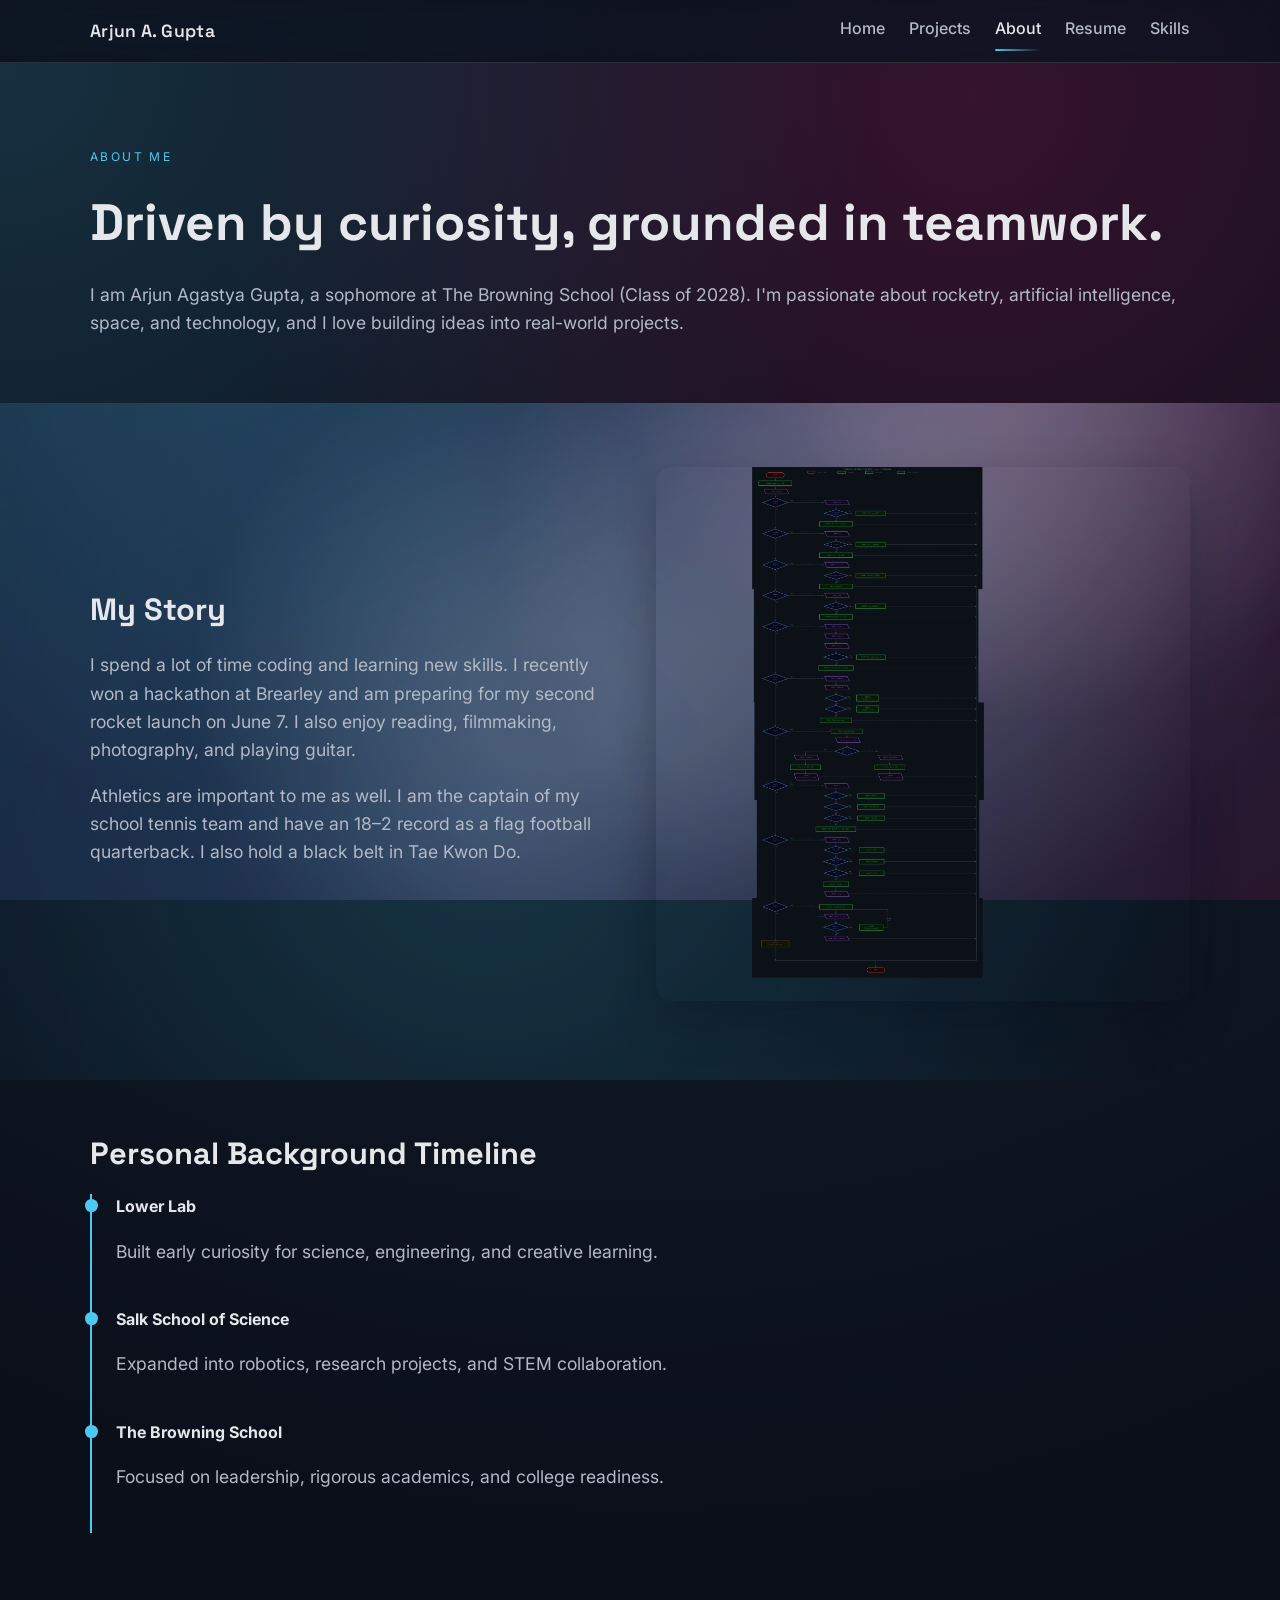
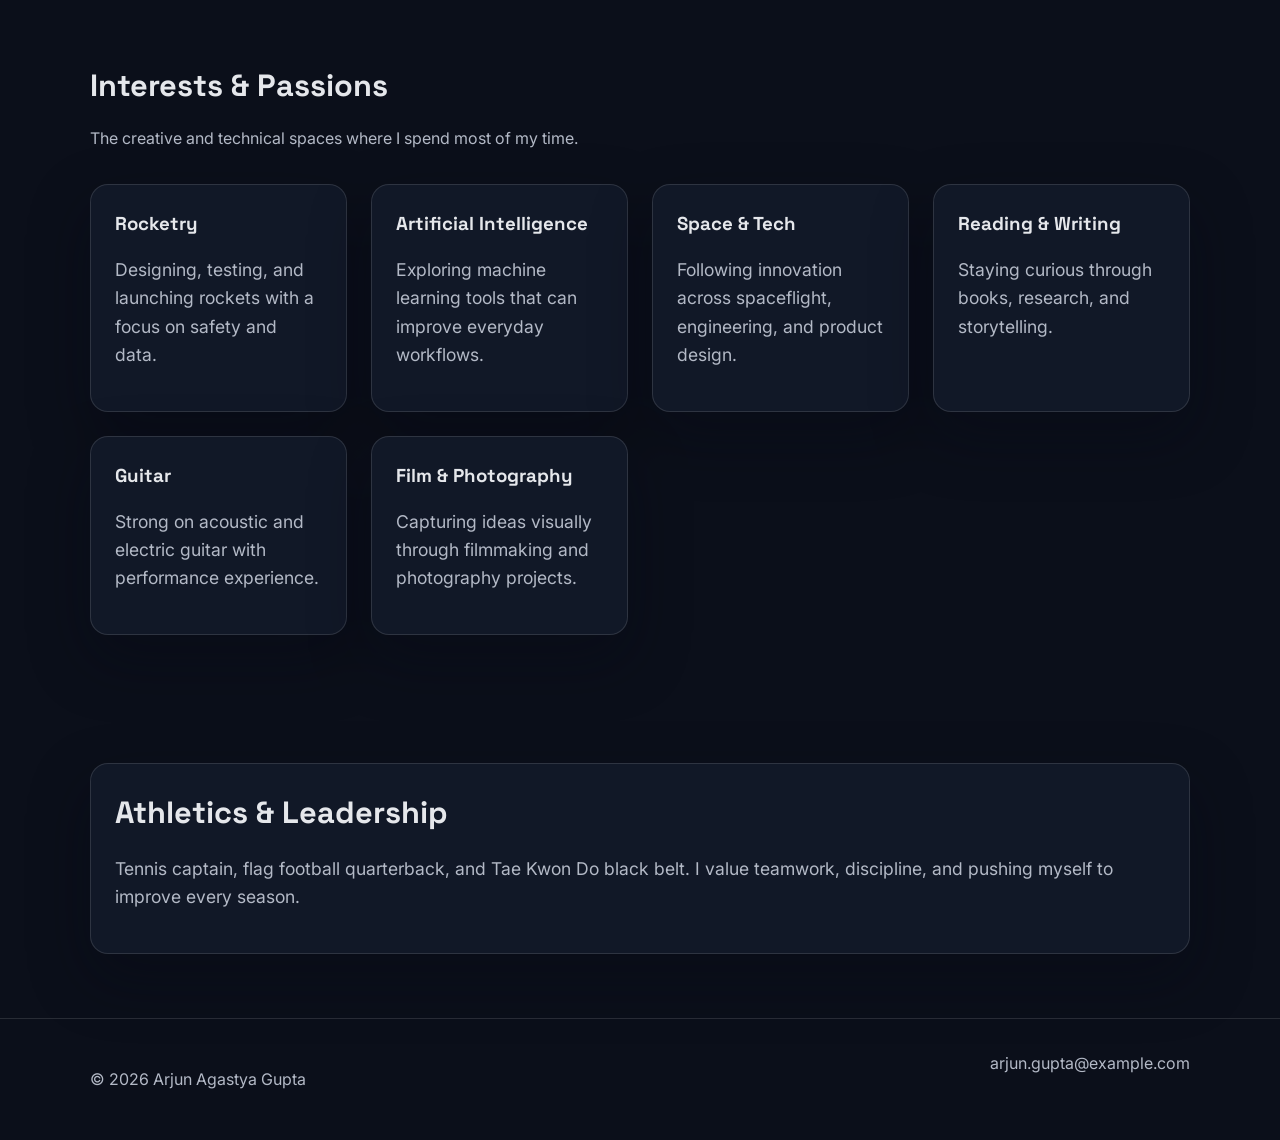
<file: about.html>
<!doctype html>
<html lang="en">
<head>
  <meta charset="utf-8" />
  <meta name="viewport" content="width=device-width, initial-scale=1" />
  <title>Arjun Agastya Gupta | About</title>
  <link rel="preconnect" href="https://fonts.googleapis.com" />
  <link rel="preconnect" href="https://fonts.gstatic.com" crossorigin />
  <link href="https://fonts.googleapis.com/css2?family=Inter:wght@400;500;600&family=Space+Grotesk:wght@500;600&display=swap" rel="stylesheet" />
  <link rel="stylesheet" href="assets/styles.css" />
</head>
<body>
  <canvas class="shader-canvas" data-shader aria-hidden="true"></canvas>
  <header class="site-header">
    <div class="container nav-bar">
      <a class="logo" href="index.html">Arjun A. Gupta</a>
      <nav class="nav-links">
        <a href="index.html">Home</a>
        <a href="projects.html">Projects</a>
        <a class="active" href="about.html">About</a>
        <a href="resume.html">Resume</a>
        <a href="skills.html">Skills</a>
      </nav>
    </div>
  </header>

  <main>
    <section class="page-hero reveal">
      <div class="container">
        <p class="eyebrow">About Me</p>
        <h1>Driven by curiosity, grounded in teamwork.</h1>
        <p class="lead">
          I am Arjun Agastya Gupta, a sophomore at The Browning School (Class of 2028). I&apos;m passionate about
          rocketry, artificial intelligence, space, and technology, and I love building ideas into real-world projects.
        </p>
      </div>
    </section>

    <section class="section">
      <div class="container two-column reveal">
        <div>
          <h2 class="section-title">My Story</h2>
          <p class="lead">
            I spend a lot of time coding and learning new skills. I recently won a hackathon at Brearley and am
            preparing for my second rocket launch on June 7. I also enjoy reading, filmmaking, photography, and
            playing guitar.
          </p>
          <p class="lead">
            Athletics are important to me as well. I am the captain of my school tennis team and have an 18–2 record
            as a flag football quarterback. I also hold a black belt in Tae Kwon Do.
          </p>
        </div>
        <div>
          <img src="assets/profile-placeholder.png" alt="Profile photo placeholder for Arjun Agastya Gupta" loading="lazy" />
        </div>
      </div>
    </section>

    <section class="section">
      <div class="container">
        <h2 class="section-title">Personal Background Timeline</h2>
        <ul class="timeline reveal-group">
          <li>
            <strong>Lower Lab</strong>
            <p class="lead">Built early curiosity for science, engineering, and creative learning.</p>
          </li>
          <li>
            <strong>Salk School of Science</strong>
            <p class="lead">Expanded into robotics, research projects, and STEM collaboration.</p>
          </li>
          <li>
            <strong>The Browning School</strong>
            <p class="lead">Focused on leadership, rigorous academics, and college readiness.</p>
          </li>
        </ul>
      </div>
    </section>

    <section class="section">
      <div class="container">
        <div class="section-header reveal">
          <h2 class="section-title">Interests &amp; Passions</h2>
          <p class="section-subtitle">The creative and technical spaces where I spend most of my time.</p>
        </div>
        <div class="cards reveal-group">
          <div class="card">
            <h3>Rocketry</h3>
            <p class="lead">Designing, testing, and launching rockets with a focus on safety and data.</p>
          </div>
          <div class="card">
            <h3>Artificial Intelligence</h3>
            <p class="lead">Exploring machine learning tools that can improve everyday workflows.</p>
          </div>
          <div class="card">
            <h3>Space &amp; Tech</h3>
            <p class="lead">Following innovation across spaceflight, engineering, and product design.</p>
          </div>
          <div class="card">
            <h3>Reading &amp; Writing</h3>
            <p class="lead">Staying curious through books, research, and storytelling.</p>
          </div>
          <div class="card">
            <h3>Guitar</h3>
            <p class="lead">Strong on acoustic and electric guitar with performance experience.</p>
          </div>
          <div class="card">
            <h3>Film &amp; Photography</h3>
            <p class="lead">Capturing ideas visually through filmmaking and photography projects.</p>
          </div>
        </div>
      </div>
    </section>

    <section class="section">
      <div class="container">
        <div class="card reveal">
          <h2 class="section-title">Athletics &amp; Leadership</h2>
          <p class="lead">
            Tennis captain, flag football quarterback, and Tae Kwon Do black belt. I value teamwork, discipline, and
            pushing myself to improve every season.
          </p>
        </div>
      </div>
    </section>
  </main>

  <footer class="site-footer">
    <div class="container footer-content">
      <p>© 2026 Arjun Agastya Gupta</p>
      <a href="mailto:arjun.gupta@example.com">arjun.gupta@example.com</a>
    </div>
  </footer>
  <script src="assets/site.js" defer></script>
</body>
</html>
</file>
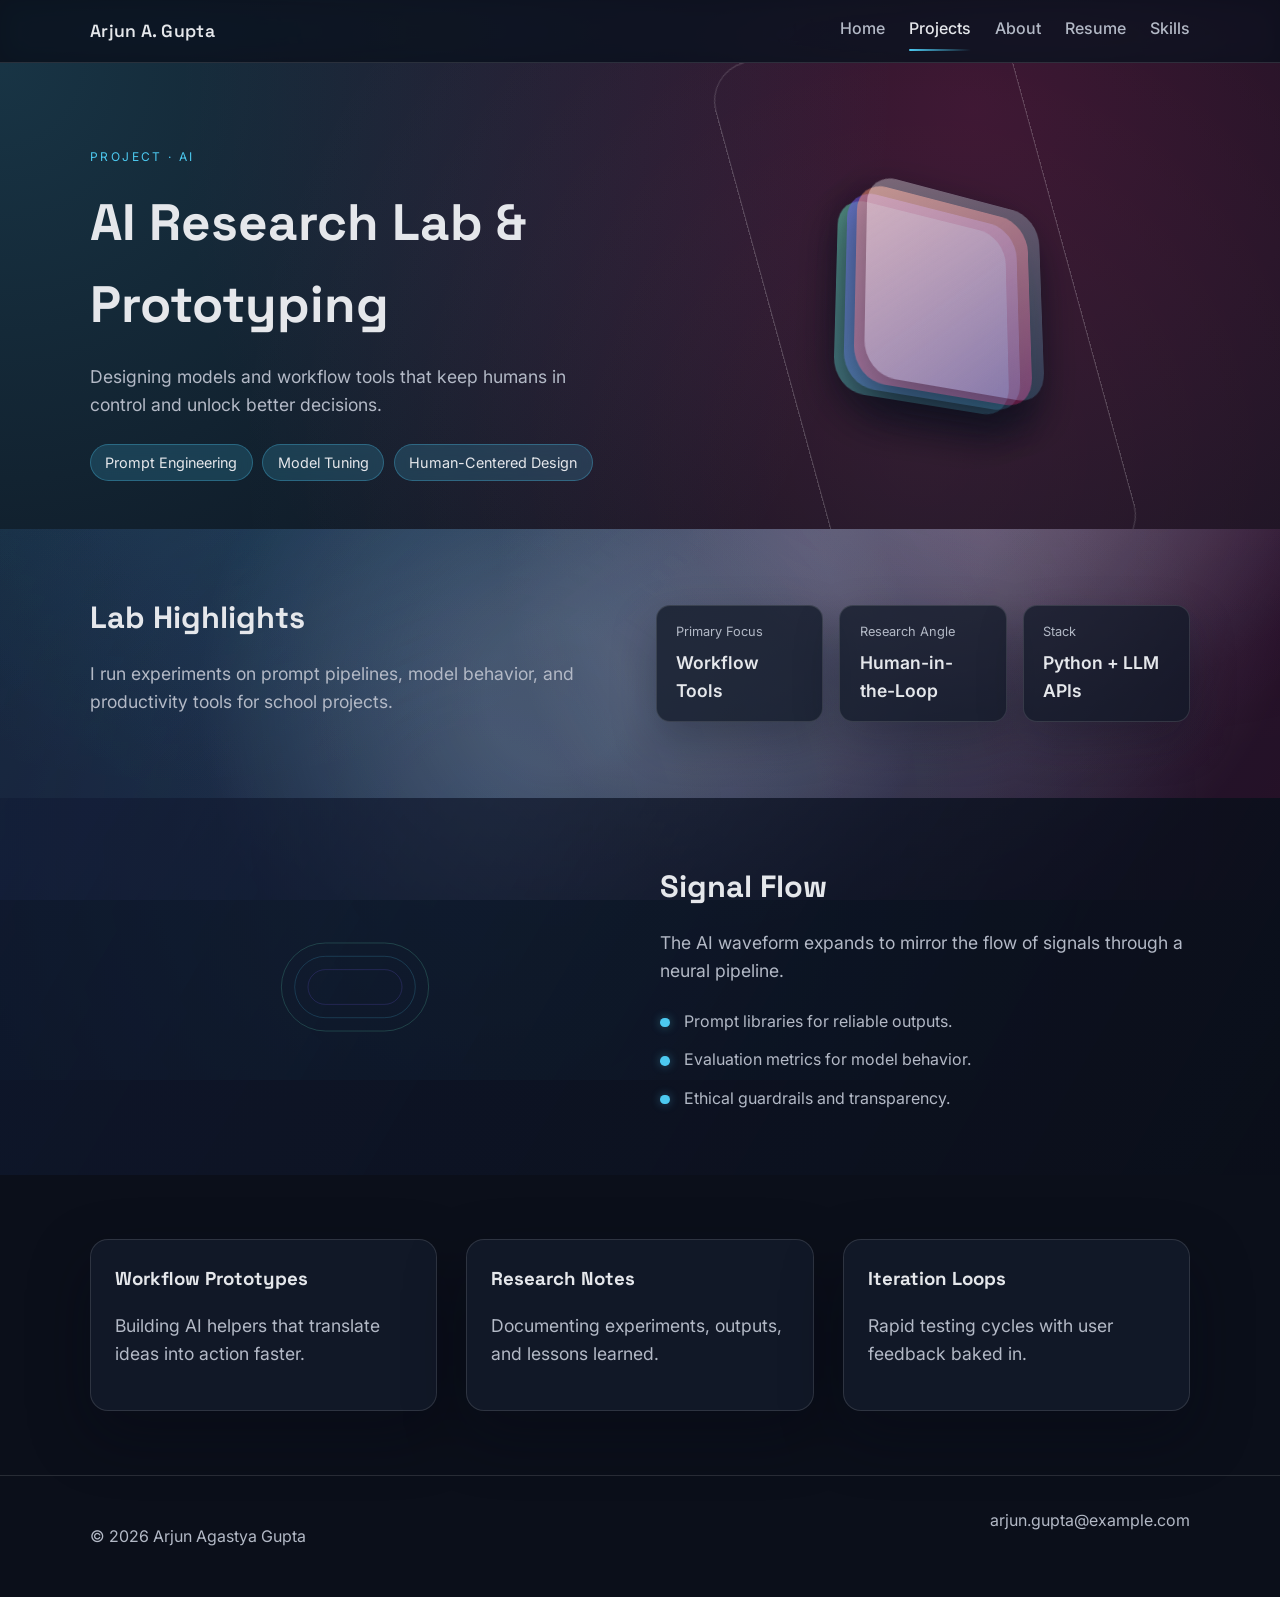
<file: project-ai.html>
<!doctype html>
<html lang="en">
<head>
  <meta charset="utf-8" />
  <meta name="viewport" content="width=device-width, initial-scale=1" />
  <title>Arjun Agastya Gupta | AI Research Lab</title>
  <link rel="preconnect" href="https://fonts.googleapis.com" />
  <link rel="preconnect" href="https://fonts.gstatic.com" crossorigin />
  <link href="https://fonts.googleapis.com/css2?family=Inter:wght@400;500;600&family=Space+Grotesk:wght@500;600&display=swap" rel="stylesheet" />
  <link rel="stylesheet" href="assets/styles.css" />
</head>
<body>
  <canvas class="shader-canvas" data-shader aria-hidden="true"></canvas>
  <header class="site-header">
    <div class="container nav-bar">
      <a class="logo" href="index.html">Arjun A. Gupta</a>
      <nav class="nav-links">
        <a href="index.html">Home</a>
        <a class="active" href="projects.html">Projects</a>
        <a href="about.html">About</a>
        <a href="resume.html">Resume</a>
        <a href="skills.html">Skills</a>
      </nav>
    </div>
  </header>

  <main>
    <section class="page-hero project-hero reveal">
      <div class="container project-hero-grid">
        <div>
          <p class="eyebrow">Project · AI</p>
          <h1>AI Research Lab &amp; Prototyping</h1>
          <p class="lead">
            Designing models and workflow tools that keep humans in control and unlock better decisions.
          </p>
          <div class="project-meta">
            <span class="tag">Prompt Engineering</span>
            <span class="tag">Model Tuning</span>
            <span class="tag">Human-Centered Design</span>
          </div>
        </div>
        <div class="project-hero-visual scroll-scene ai-scene" data-scroll-scene>
          <div class="ai-core">
            <span class="ai-layer" style="--layer: 0"></span>
            <span class="ai-layer" style="--layer: 1"></span>
            <span class="ai-layer" style="--layer: 2"></span>
            <span class="ai-layer" style="--layer: 3"></span>
          </div>
          <div class="ai-orbit"></div>
        </div>
      </div>
    </section>

    <section class="section">
      <div class="container project-snapshot reveal">
        <div>
          <h2 class="section-title">Lab Highlights</h2>
          <p class="lead">
            I run experiments on prompt pipelines, model behavior, and productivity tools for school projects.
          </p>
        </div>
        <div class="project-stats">
          <div>
            <span class="stat-label">Primary Focus</span>
            <span class="stat-value">Workflow Tools</span>
          </div>
          <div>
            <span class="stat-label">Research Angle</span>
            <span class="stat-value">Human-in-the-Loop</span>
          </div>
          <div>
            <span class="stat-label">Stack</span>
            <span class="stat-value">Python + LLM APIs</span>
          </div>
        </div>
      </div>
    </section>

    <section class="section project-scroll-section scroll-scene" data-scroll-scene>
      <div class="container project-story-grid">
        <div class="project-scroll-visual">
          <div class="ai-wave">
            <span class="ai-pulse"></span>
            <span class="ai-pulse pulse-2"></span>
            <span class="ai-pulse pulse-3"></span>
          </div>
        </div>
        <div>
          <h2 class="section-title">Signal Flow</h2>
          <p class="lead">
            The AI waveform expands to mirror the flow of signals through a neural pipeline.
          </p>
          <ul class="project-list">
            <li>Prompt libraries for reliable outputs.</li>
            <li>Evaluation metrics for model behavior.</li>
            <li>Ethical guardrails and transparency.</li>
          </ul>
        </div>
      </div>
    </section>

    <section class="section">
      <div class="container project-grid slim reveal-group">
        <div class="card">
          <h3>Workflow Prototypes</h3>
          <p class="lead">Building AI helpers that translate ideas into action faster.</p>
        </div>
        <div class="card">
          <h3>Research Notes</h3>
          <p class="lead">Documenting experiments, outputs, and lessons learned.</p>
        </div>
        <div class="card">
          <h3>Iteration Loops</h3>
          <p class="lead">Rapid testing cycles with user feedback baked in.</p>
        </div>
      </div>
    </section>
  </main>

  <footer class="site-footer">
    <div class="container footer-content">
      <p>© 2026 Arjun Agastya Gupta</p>
      <a href="mailto:arjun.gupta@example.com">arjun.gupta@example.com</a>
    </div>
  </footer>
  <script src="assets/site.js" defer></script>
</body>
</html>
</file>
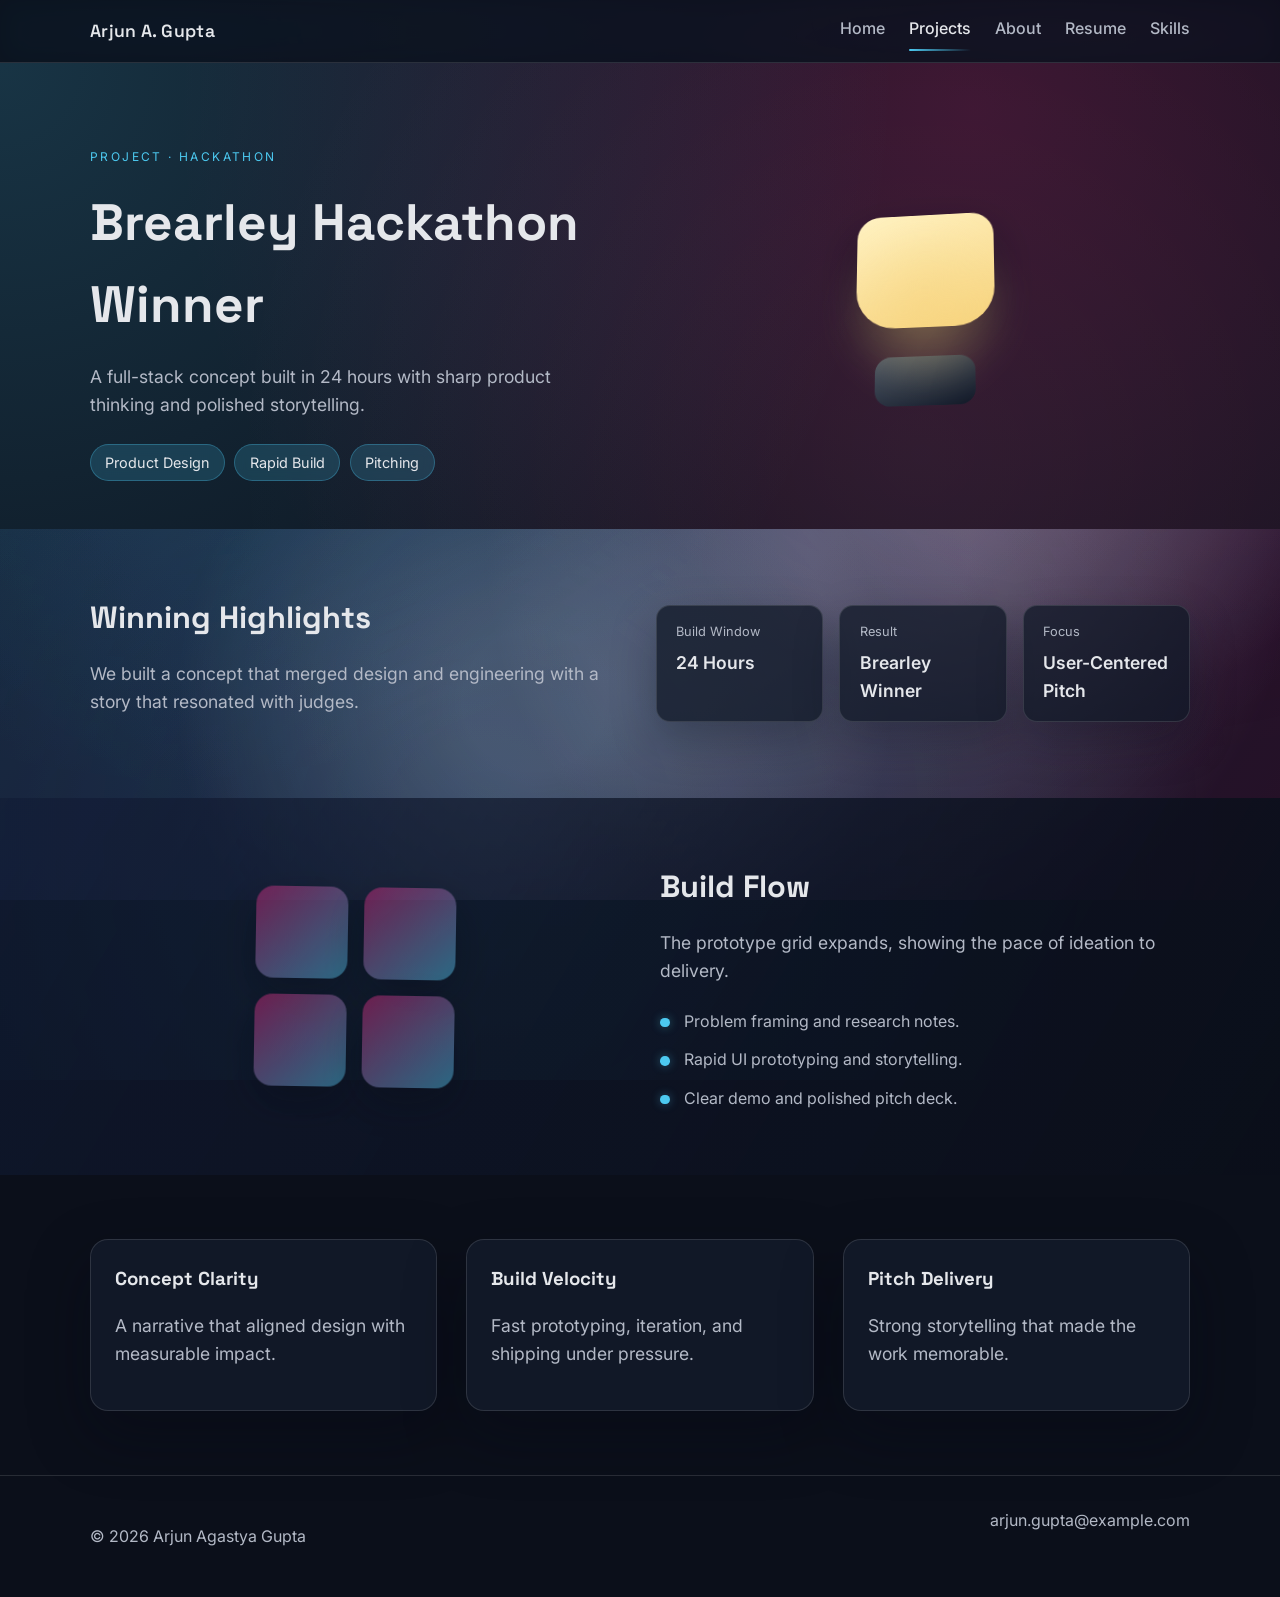
<file: project-hackathon.html>
<!doctype html>
<html lang="en">
<head>
  <meta charset="utf-8" />
  <meta name="viewport" content="width=device-width, initial-scale=1" />
  <title>Arjun Agastya Gupta | Brearley Hackathon</title>
  <link rel="preconnect" href="https://fonts.googleapis.com" />
  <link rel="preconnect" href="https://fonts.gstatic.com" crossorigin />
  <link href="https://fonts.googleapis.com/css2?family=Inter:wght@400;500;600&family=Space+Grotesk:wght@500;600&display=swap" rel="stylesheet" />
  <link rel="stylesheet" href="assets/styles.css" />
</head>
<body>
  <canvas class="shader-canvas" data-shader aria-hidden="true"></canvas>
  <header class="site-header">
    <div class="container nav-bar">
      <a class="logo" href="index.html">Arjun A. Gupta</a>
      <nav class="nav-links">
        <a href="index.html">Home</a>
        <a class="active" href="projects.html">Projects</a>
        <a href="about.html">About</a>
        <a href="resume.html">Resume</a>
        <a href="skills.html">Skills</a>
      </nav>
    </div>
  </header>

  <main>
    <section class="page-hero project-hero reveal">
      <div class="container project-hero-grid">
        <div>
          <p class="eyebrow">Project · Hackathon</p>
          <h1>Brearley Hackathon Winner</h1>
          <p class="lead">
            A full-stack concept built in 24 hours with sharp product thinking and polished storytelling.
          </p>
          <div class="project-meta">
            <span class="tag">Product Design</span>
            <span class="tag">Rapid Build</span>
            <span class="tag">Pitching</span>
          </div>
        </div>
        <div class="project-hero-visual scroll-scene hack-scene" data-scroll-scene>
          <div class="trophy-core">
            <span class="trophy-cup"></span>
            <span class="trophy-base"></span>
            <span class="trophy-glow"></span>
          </div>
        </div>
      </div>
    </section>

    <section class="section">
      <div class="container project-snapshot reveal">
        <div>
          <h2 class="section-title">Winning Highlights</h2>
          <p class="lead">
            We built a concept that merged design and engineering with a story that resonated with judges.
          </p>
        </div>
        <div class="project-stats">
          <div>
            <span class="stat-label">Build Window</span>
            <span class="stat-value">24 Hours</span>
          </div>
          <div>
            <span class="stat-label">Result</span>
            <span class="stat-value">Brearley Winner</span>
          </div>
          <div>
            <span class="stat-label">Focus</span>
            <span class="stat-value">User-Centered Pitch</span>
          </div>
        </div>
      </div>
    </section>

    <section class="section project-scroll-section scroll-scene" data-scroll-scene>
      <div class="container project-story-grid">
        <div class="project-scroll-visual">
          <div class="hackathon-grid">
            <span class="grid-node"></span>
            <span class="grid-node"></span>
            <span class="grid-node"></span>
            <span class="grid-node"></span>
          </div>
        </div>
        <div>
          <h2 class="section-title">Build Flow</h2>
          <p class="lead">
            The prototype grid expands, showing the pace of ideation to delivery.
          </p>
          <ul class="project-list">
            <li>Problem framing and research notes.</li>
            <li>Rapid UI prototyping and storytelling.</li>
            <li>Clear demo and polished pitch deck.</li>
          </ul>
        </div>
      </div>
    </section>

    <section class="section">
      <div class="container project-grid slim reveal-group">
        <div class="card">
          <h3>Concept Clarity</h3>
          <p class="lead">A narrative that aligned design with measurable impact.</p>
        </div>
        <div class="card">
          <h3>Build Velocity</h3>
          <p class="lead">Fast prototyping, iteration, and shipping under pressure.</p>
        </div>
        <div class="card">
          <h3>Pitch Delivery</h3>
          <p class="lead">Strong storytelling that made the work memorable.</p>
        </div>
      </div>
    </section>
  </main>

  <footer class="site-footer">
    <div class="container footer-content">
      <p>© 2026 Arjun Agastya Gupta</p>
      <a href="mailto:arjun.gupta@example.com">arjun.gupta@example.com</a>
    </div>
  </footer>
  <script src="assets/site.js" defer></script>
</body>
</html>
</file>
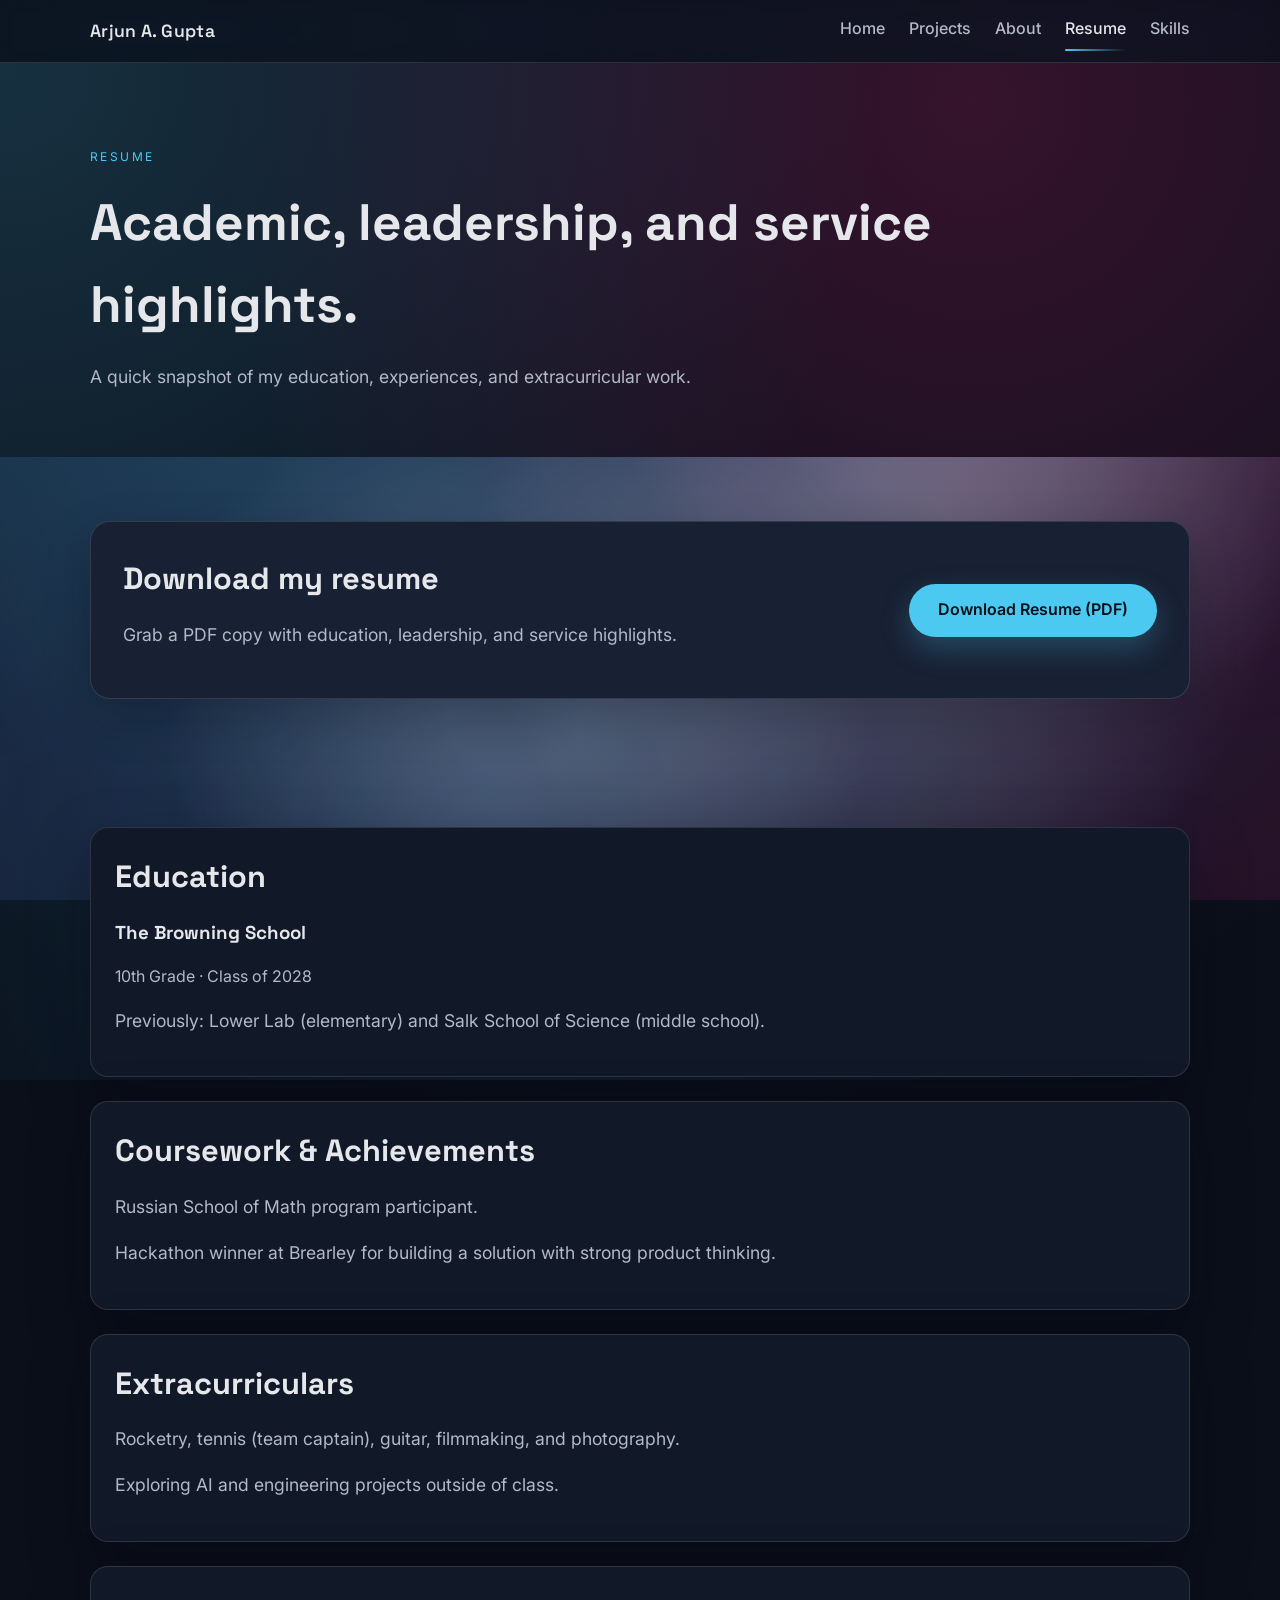
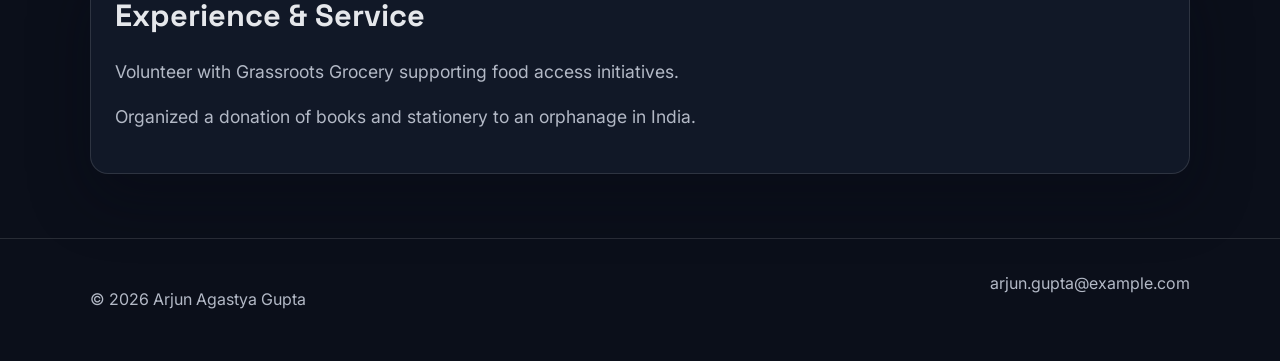
<file: resume.html>
<!doctype html>
<html lang="en">
<head>
  <meta charset="utf-8" />
  <meta name="viewport" content="width=device-width, initial-scale=1" />
  <title>Arjun Agastya Gupta | Resume</title>
  <link rel="preconnect" href="https://fonts.googleapis.com" />
  <link rel="preconnect" href="https://fonts.gstatic.com" crossorigin />
  <link href="https://fonts.googleapis.com/css2?family=Inter:wght@400;500;600&family=Space+Grotesk:wght@500;600&display=swap" rel="stylesheet" />
  <link rel="stylesheet" href="assets/styles.css" />
</head>
<body>
  <canvas class="shader-canvas" data-shader aria-hidden="true"></canvas>
  <header class="site-header">
    <div class="container nav-bar">
      <a class="logo" href="index.html">Arjun A. Gupta</a>
      <nav class="nav-links">
        <a href="index.html">Home</a>
        <a href="projects.html">Projects</a>
        <a href="about.html">About</a>
        <a class="active" href="resume.html">Resume</a>
        <a href="skills.html">Skills</a>
      </nav>
    </div>
  </header>

  <main>
    <section class="page-hero reveal">
      <div class="container">
        <p class="eyebrow">Resume</p>
        <h1>Academic, leadership, and service highlights.</h1>
        <p class="lead">A quick snapshot of my education, experiences, and extracurricular work.</p>
      </div>
    </section>

    <section class="section">
      <div class="container callout reveal">
        <div>
          <h2 class="section-title">Download my resume</h2>
          <p class="lead">Grab a PDF copy with education, leadership, and service highlights.</p>
        </div>
        <a class="button" href="assets/arjun-gupta-resume.pdf" download>Download Resume (PDF)</a>
      </div>
    </section>

    <section class="section">
      <div class="container resume-grid reveal-group">
        <div class="card resume-item">
          <h2 class="section-title">Education</h2>
          <h3>The Browning School</h3>
          <p>10th Grade · Class of 2028</p>
          <p class="lead">Previously: Lower Lab (elementary) and Salk School of Science (middle school).</p>
        </div>
        <div class="card resume-item">
          <h2 class="section-title">Coursework &amp; Achievements</h2>
          <p class="lead">Russian School of Math program participant.</p>
          <p class="lead">Hackathon winner at Brearley for building a solution with strong product thinking.</p>
        </div>
        <div class="card resume-item">
          <h2 class="section-title">Extracurriculars</h2>
          <p class="lead">Rocketry, tennis (team captain), guitar, filmmaking, and photography.</p>
          <p class="lead">Exploring AI and engineering projects outside of class.</p>
        </div>
        <div class="card resume-item">
          <h2 class="section-title">Experience &amp; Service</h2>
          <p class="lead">Volunteer with Grassroots Grocery supporting food access initiatives.</p>
          <p class="lead">Organized a donation of books and stationery to an orphanage in India.</p>
        </div>
      </div>
    </section>
  </main>

  <footer class="site-footer">
    <div class="container footer-content">
      <p>© 2026 Arjun Agastya Gupta</p>
      <a href="mailto:arjun.gupta@example.com">arjun.gupta@example.com</a>
    </div>
  </footer>
  <script src="assets/site.js" defer></script>
</body>
</html>
</file>
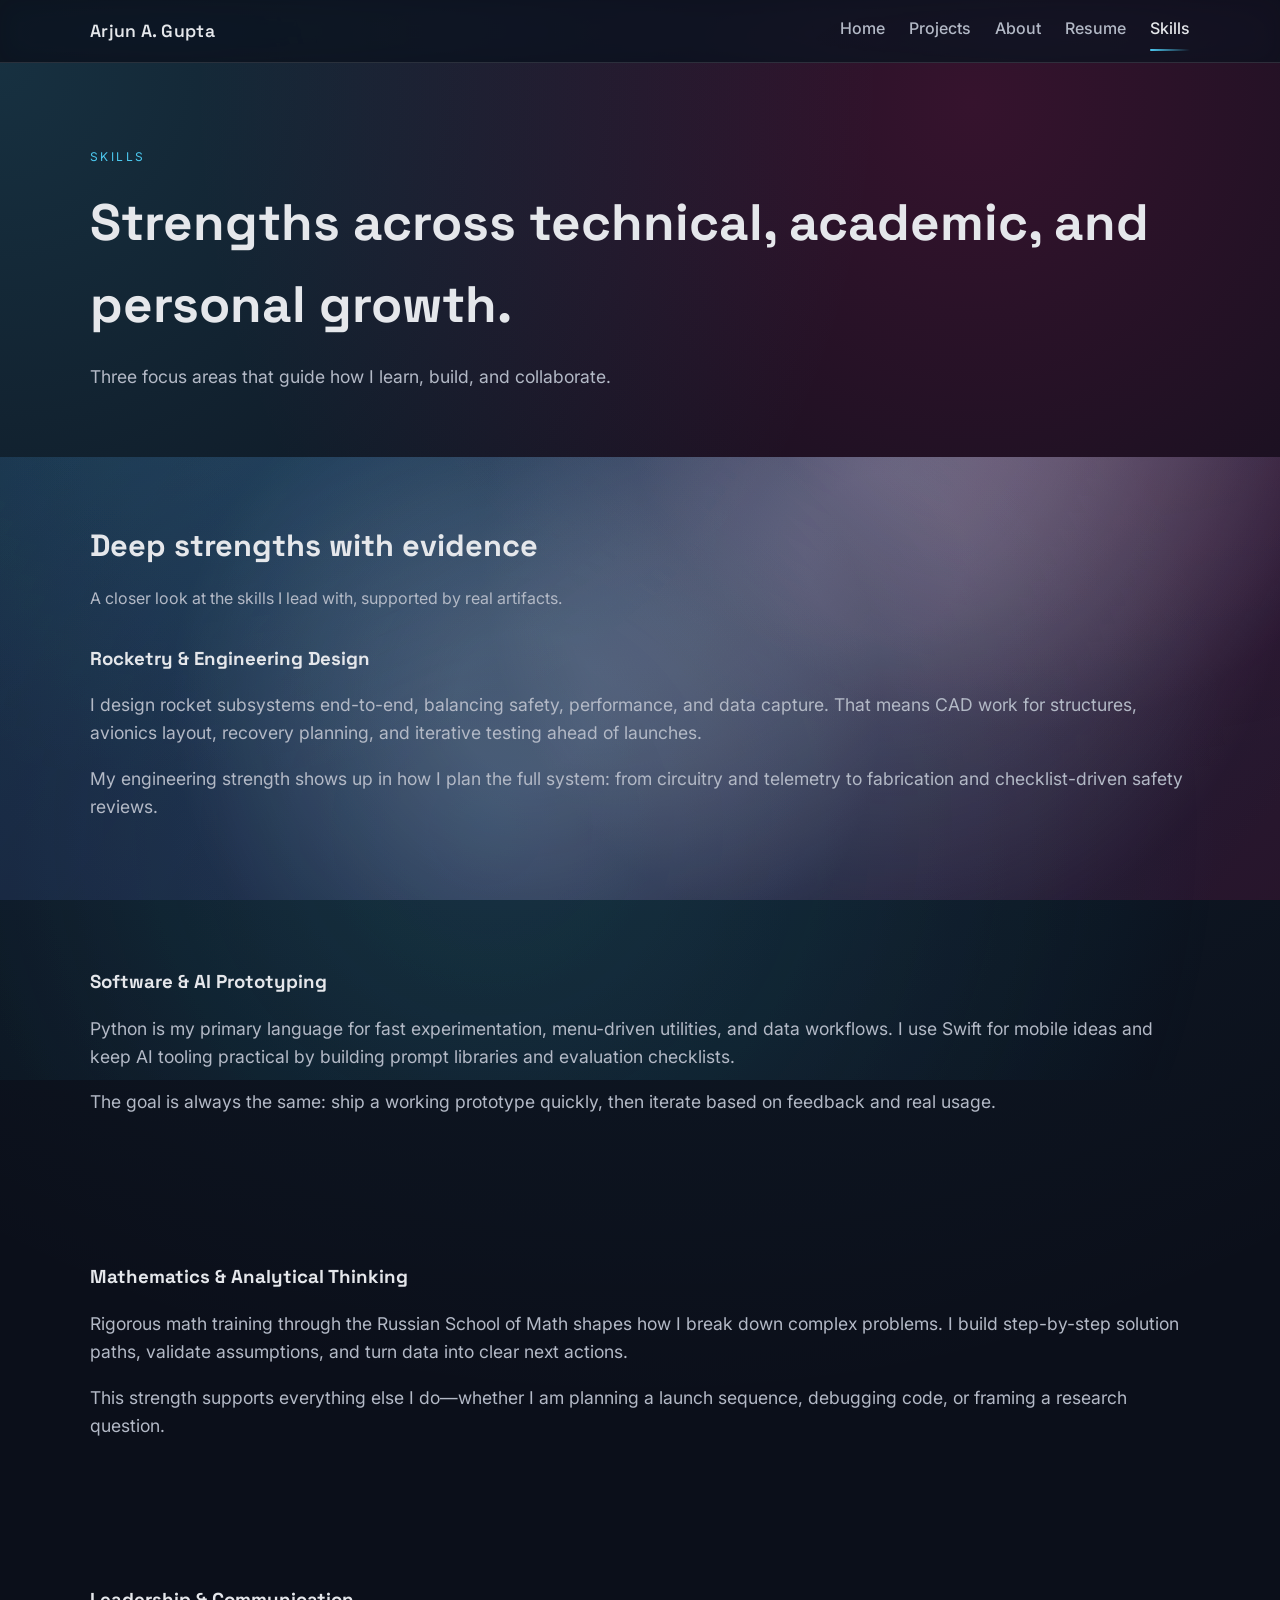
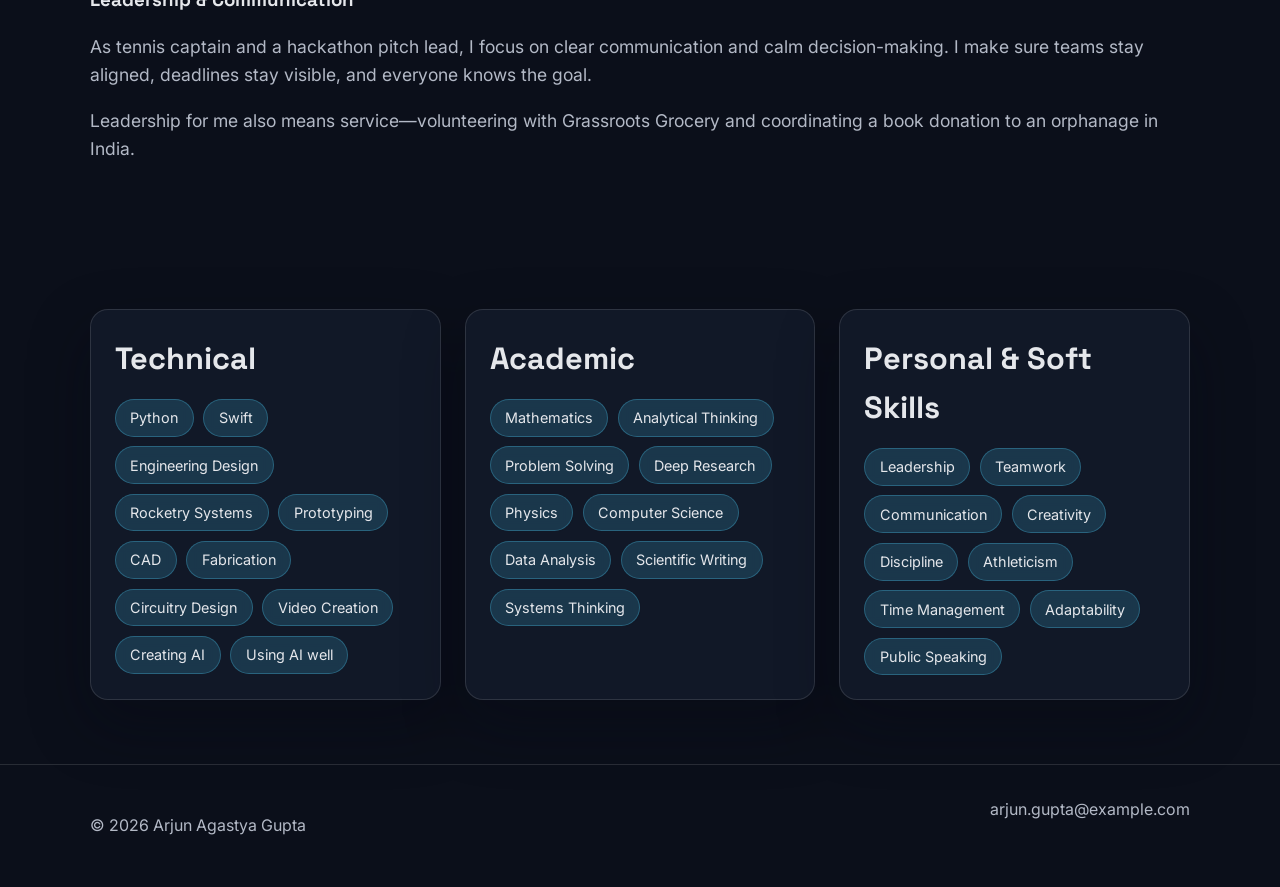
<file: skills.html>
<!doctype html>
<html lang="en">
<head>
  <meta charset="utf-8" />
  <meta name="viewport" content="width=device-width, initial-scale=1" />
  <title>Arjun Agastya Gupta | Skills</title>
  <link rel="preconnect" href="https://fonts.googleapis.com" />
  <link rel="preconnect" href="https://fonts.gstatic.com" crossorigin />
  <link href="https://fonts.googleapis.com/css2?family=Inter:wght@400;500;600&family=Space+Grotesk:wght@500;600&display=swap" rel="stylesheet" />
  <link rel="stylesheet" href="assets/styles.css" />
</head>
<body>
  <canvas class="shader-canvas" data-shader aria-hidden="true"></canvas>
  <header class="site-header">
    <div class="container nav-bar">
      <a class="logo" href="index.html">Arjun A. Gupta</a>
      <nav class="nav-links">
        <a href="index.html">Home</a>
        <a href="projects.html">Projects</a>
        <a href="about.html">About</a>
        <a href="resume.html">Resume</a>
        <a class="active" href="skills.html">Skills</a>
      </nav>
    </div>
  </header>

  <main>
    <section class="page-hero reveal">
      <div class="container">
        <p class="eyebrow">Skills</p>
        <h1>Strengths across technical, academic, and personal growth.</h1>
        <p class="lead">Three focus areas that guide how I learn, build, and collaborate.</p>
      </div>
    </section>

    <section class="section">
      <div class="container">
        <div class="section-header reveal">
          <h2 class="section-title">Deep strengths with evidence</h2>
          <p class="section-subtitle">A closer look at the skills I lead with, supported by real artifacts.</p>
        </div>
        <div class="reveal">
          <div>
            <h3>Rocketry &amp; Engineering Design</h3>
            <p class="lead">
              I design rocket subsystems end-to-end, balancing safety, performance, and data capture. That means CAD
              work for structures, avionics layout, recovery planning, and iterative testing ahead of launches.
            </p>
            <p class="lead">
              My engineering strength shows up in how I plan the full system: from circuitry and telemetry to
              fabrication and checklist-driven safety reviews.
            </p>
          </div>
        </div>
      </div>
    </section>

    <section class="section">
      <div class="container reveal">
        <div>
          <h3>Software &amp; AI Prototyping</h3>
          <p class="lead">
            Python is my primary language for fast experimentation, menu-driven utilities, and data workflows. I use
            Swift for mobile ideas and keep AI tooling practical by building prompt libraries and evaluation checklists.
          </p>
          <p class="lead">
            The goal is always the same: ship a working prototype quickly, then iterate based on feedback and real
            usage.
          </p>
        </div>
      </div>
    </section>

    <section class="section">
      <div class="container reveal">
        <div>
          <h3>Mathematics &amp; Analytical Thinking</h3>
          <p class="lead">
            Rigorous math training through the Russian School of Math shapes how I break down complex problems. I
            build step-by-step solution paths, validate assumptions, and turn data into clear next actions.
          </p>
          <p class="lead">
            This strength supports everything else I do—whether I am planning a launch sequence, debugging code, or
            framing a research question.
          </p>
        </div>
      </div>
    </section>

    <section class="section">
      <div class="container reveal">
        <div>
          <h3>Leadership &amp; Communication</h3>
          <p class="lead">
            As tennis captain and a hackathon pitch lead, I focus on clear communication and calm decision-making.
            I make sure teams stay aligned, deadlines stay visible, and everyone knows the goal.
          </p>
          <p class="lead">
            Leadership for me also means service—volunteering with Grassroots Grocery and coordinating a book
            donation to an orphanage in India.
          </p>
        </div>
      </div>
    </section>

    <section class="section">
      <div class="container cards reveal-group">
        <div class="card">
          <h2 class="section-title">Technical</h2>
          <div class="tag-list">
            <span class="tag">Python</span>
            <span class="tag">Swift</span>
            <span class="tag">Engineering Design</span>
            <span class="tag">Rocketry Systems</span>
            <span class="tag">Prototyping</span>
            <span class="tag">CAD</span>
            <span class="tag">Fabrication</span>
            <span class="tag">Circuitry Design</span>
            <span class="tag">Video Creation</span>
            <span class="tag">Creating AI</span>
            <span class="tag">Using AI well</span>
          </div>
        </div>
        <div class="card">
          <h2 class="section-title">Academic</h2>
          <div class="tag-list">
            <span class="tag">Mathematics</span>
            <span class="tag">Analytical Thinking</span>
            <span class="tag">Problem Solving</span>
            <span class="tag">Deep Research</span>
            <span class="tag">Physics</span>
            <span class="tag">Computer Science</span>
            <span class="tag">Data Analysis</span>
            <span class="tag">Scientific Writing</span>
            <span class="tag">Systems Thinking</span>
          </div>
        </div>
        <div class="card">
          <h2 class="section-title">Personal &amp; Soft Skills</h2>
          <div class="tag-list">
            <span class="tag">Leadership</span>
            <span class="tag">Teamwork</span>
            <span class="tag">Communication</span>
            <span class="tag">Creativity</span>
            <span class="tag">Discipline</span>
            <span class="tag">Athleticism</span>
            <span class="tag">Time Management</span>
            <span class="tag">Adaptability</span>
            <span class="tag">Public Speaking</span>
          </div>
        </div>
      </div>
    </section>
  </main>

  <footer class="site-footer">
    <div class="container footer-content">
      <p>© 2026 Arjun Agastya Gupta</p>
      <a href="mailto:arjun.gupta@example.com">arjun.gupta@example.com</a>
    </div>
  </footer>
  <script src="assets/site.js" defer></script>
</body>
</html>
</file>
<file: assets/styles.css>
:root {
  --bg: #0b0f1a;
  --panel: #111827;
  --panel-light: #182033;
  --text: #e5e7eb;
  --muted: #b3b9c6;
  --accent: #4cc9f0;
  --accent-strong: #f72585;
  --accent-glow: rgba(76, 201, 240, 0.35);
  --accent-hot: rgba(247, 37, 133, 0.35);
  --accent-soft: rgba(76, 201, 240, 0.18);
  --accent-hot-soft: rgba(247, 37, 133, 0.18);
  --accent-sheen: rgba(255, 255, 255, 0.35);
  --gold: #f7d37c;
  --emerald: #6ff0c6;
  --violet: #7b61ff;
  --sunset: #ff9a76;
  --border: rgba(255, 255, 255, 0.12);
  --shadow: 0 24px 60px rgba(5, 10, 20, 0.35);
  --shadow-strong: 0 30px 70px rgba(3, 8, 18, 0.5);
  --shadow-soft: 0 18px 45px rgba(6, 12, 24, 0.3);
  --tilt-x-subtle: 3deg;
  --tilt-y-subtle: -2deg;
  --tilt-x-medium: 4deg;
  --tilt-y-medium: -3deg;
  --tilt-x-strong: 6deg;
  --tilt-y-strong: -4deg;
}

*,
*::before,
*::after {
  box-sizing: border-box;
}

html {
  scroll-behavior: smooth;
}

body {
  margin: 0;
  font-family: "Inter", "Segoe UI", system-ui, -apple-system, sans-serif;
  color: var(--text);
  background: radial-gradient(circle at top, rgba(76, 201, 240, 0.12), transparent 55%), var(--bg);
  line-height: 1.6;
  min-height: 100%;
  position: relative;
  overflow-x: hidden;
  isolation: isolate;
}

.shader-canvas {
  position: fixed;
  inset: 0;
  width: 100%;
  height: 100%;
  pointer-events: none;
  z-index: 0;
  mix-blend-mode: screen;
  opacity: 0.5;
  filter: blur(0.5px) saturate(1.1);
}

body::before,
body::after {
  content: "";
  position: fixed;
  inset: -20% -10%;
  background: radial-gradient(circle at 20% 20%, var(--accent-soft), transparent 45%),
    radial-gradient(circle at 80% 10%, var(--accent-hot-soft), transparent 50%),
    radial-gradient(circle at 40% 80%, var(--accent-soft), transparent 55%);
  opacity: 0.6;
  z-index: 0;
  animation: aurora 22s ease-in-out infinite;
  pointer-events: none;
}

body::after {
  opacity: 0.35;
  animation-delay: -11s;
}

body > header,
body > main,
body > footer {
  position: relative;
  z-index: 1;
}

img {
  max-width: 100%;
  display: block;
  border-radius: 16px;
  transition: transform 0.6s ease, box-shadow 0.6s ease;
  box-shadow: var(--shadow-soft);
}

img:hover {
  transform: translateY(-6px) scale(1.01);
  box-shadow: var(--shadow-strong);
}

a {
  color: inherit;
  text-decoration: none;
}

.container {
  width: min(1100px, 90%);
  margin: 0 auto;
}

.visually-hidden {
  position: absolute;
  width: 1px;
  height: 1px;
  padding: 0;
  margin: -1px;
  overflow: hidden;
  clip: rect(0, 0, 0, 0);
  white-space: nowrap;
  border: 0;
}

.site-header {
  position: sticky;
  top: 0;
  z-index: 10;
  background: rgba(11, 15, 26, 0.9);
  backdrop-filter: blur(12px);
  border-bottom: 1px solid var(--border);
  transition: background 0.3s ease, box-shadow 0.3s ease;
}

.site-header.is-scrolled {
  background: rgba(11, 15, 26, 0.95);
  box-shadow: 0 20px 50px rgba(5, 10, 20, 0.45);
}

.nav-bar {
  display: flex;
  align-items: center;
  justify-content: space-between;
  gap: 1.5rem;
  padding: 1rem 0;
  flex-wrap: wrap;
}

.logo {
  font-family: "Space Grotesk", "Inter", sans-serif;
  font-weight: 600;
  letter-spacing: 0.02em;
  font-size: 1.1rem;
}

.logo:hover {
  text-shadow: 0 0 18px rgba(76, 201, 240, 0.35);
}

.nav-links {
  display: flex;
  gap: 1.5rem;
  flex-wrap: wrap;
  font-weight: 500;
}

.nav-links a {
  color: var(--muted);
  padding-bottom: 0.25rem;
  position: relative;
  transition: color 0.2s ease;
}

.nav-links a::after {
  content: "";
  position: absolute;
  left: 0;
  bottom: -0.35rem;
  width: 100%;
  height: 2px;
  border-radius: 999px;
  background: linear-gradient(90deg, var(--accent), transparent);
  transform: scaleX(0);
  transform-origin: left;
  transition: transform 0.3s ease;
}

.nav-links a:hover,
.nav-links a.active {
  color: var(--text);
}

.nav-links a:hover::after,
.nav-links a.active::after {
  transform: scaleX(1);
}

.hero {
  position: relative;
  overflow: hidden;
  background-image: linear-gradient(135deg, rgba(11, 15, 26, 0.85), rgba(11, 15, 26, 0.95)),
    url("hero-background.jpg");
  background-position: center calc(50% + var(--parallax-offset, 0px)), center calc(50% + var(--parallax-offset, 0px));
  background-size: cover, cover;
  background-repeat: no-repeat;
}

.hero::before,
.hero::after {
  content: "";
  position: absolute;
  width: 360px;
  height: 360px;
  border-radius: 50%;
  background: radial-gradient(circle, var(--accent-glow), transparent 65%);
  filter: blur(10px);
  opacity: 0.8;
  animation: float 10s ease-in-out infinite;
  will-change: transform;
  z-index: 0;
}

.hero::before {
  top: -120px;
  right: -80px;
}

.hero::after {
  bottom: -160px;
  left: -60px;
  animation-delay: -4s;
  background: radial-gradient(circle, var(--accent-hot), transparent 65%);
}

.hero-content {
  padding: 6rem 0 5rem;
  max-width: 620px;
  position: relative;
  z-index: 1;
}

.eyebrow {
  text-transform: uppercase;
  letter-spacing: 0.2em;
  font-size: 0.75rem;
  color: var(--accent);
  margin-bottom: 1rem;
}

h1,
h2,
h3 {
  font-family: "Space Grotesk", "Inter", sans-serif;
  margin: 0 0 1rem;
}

h1 {
  font-size: clamp(2.5rem, 4vw, 3.5rem);
}

.section {
  padding: 4rem 0;
}

.section-header {
  margin-bottom: 2rem;
}

.section-title {
  font-size: clamp(1.8rem, 2.4vw, 2.4rem);
}

.section-subtitle {
  color: var(--muted);
  max-width: 680px;
}

.lead {
  font-size: 1.1rem;
  color: var(--muted);
}

.button {
  display: inline-flex;
  align-items: center;
  justify-content: center;
  padding: 0.85rem 1.8rem;
  border-radius: 999px;
  background: var(--accent);
  color: #0b0f1a;
  font-weight: 600;
  border: none;
  box-shadow: 0 12px 30px rgba(76, 201, 240, 0.25);
  position: relative;
  overflow: hidden;
  transition: transform 0.2s ease, box-shadow 0.2s ease, background 0.2s ease;
}

.button::after {
  content: "";
  position: absolute;
  inset: -40% 0;
  background: linear-gradient(120deg, transparent 30%, var(--accent-sheen), transparent 70%);
  transform: translateX(-120%);
  transition: transform 0.7s ease;
  pointer-events: none;
}

.button.ghost {
  background: transparent;
  color: var(--text);
  border: 1px solid var(--border);
  box-shadow: none;
}

.button.ghost::after {
  background: linear-gradient(120deg, transparent 20%, rgba(76, 201, 240, 0.2), transparent 80%);
}

.button:hover {
  transform: translateY(-2px);
  box-shadow: 0 18px 35px rgba(76, 201, 240, 0.35);
}

.button:hover::after {
  transform: translateX(120%);
}

.button.ghost:hover {
  background: rgba(76, 201, 240, 0.08);
  box-shadow: 0 12px 28px rgba(76, 201, 240, 0.15);
}

.cta-group {
  display: flex;
  flex-wrap: wrap;
  gap: 1rem;
  margin-top: 2rem;
}

.hero-stats {
  display: grid;
  grid-template-columns: repeat(auto-fit, minmax(160px, 1fr));
  gap: 1rem;
  margin-top: 2.5rem;
  perspective: 1200px;
}

.hero-stats div {
  background: rgba(17, 24, 39, 0.75);
  border: 1px solid var(--border);
  padding: 1rem 1.2rem;
  border-radius: 14px;
  --tilt-x: 0deg;
  --tilt-y: 0deg;
  transform: translateY(0) rotateX(var(--tilt-x)) rotateY(var(--tilt-y));
  transition: transform 0.3s ease, border-color 0.3s ease, box-shadow 0.3s ease;
}

.hero-stats div:hover {
  --tilt-x: var(--tilt-x-medium);
  --tilt-y: var(--tilt-y-subtle);
  transform: translateY(-6px) rotateX(var(--tilt-x)) rotateY(var(--tilt-y));
  border-color: rgba(76, 201, 240, 0.45);
  box-shadow: var(--shadow-strong);
}

.stat-label {
  display: block;
  font-size: 0.8rem;
  color: var(--muted);
  margin-bottom: 0.4rem;
}

.stat-value {
  font-size: 1.1rem;
  font-weight: 600;
}

.cards {
  display: grid;
  gap: 1.5rem;
  grid-template-columns: repeat(auto-fit, minmax(220px, 1fr));
  perspective: 1200px;
}

.card {
  background: var(--panel);
  border-radius: 18px;
  border: 1px solid var(--border);
  padding: 1.5rem;
  box-shadow: var(--shadow);
  position: relative;
  overflow: hidden;
  transform-style: preserve-3d;
  --tilt-x: 0deg;
  --tilt-y: 0deg;
  transform: translateY(0) rotateX(var(--tilt-x)) rotateY(var(--tilt-y));
  transition: transform 0.3s ease, border-color 0.3s ease, box-shadow 0.3s ease;
}

.card::before {
  content: "";
  position: absolute;
  inset: 0;
  background: linear-gradient(140deg, rgba(76, 201, 240, 0.12), transparent 45%);
  opacity: 0;
  transition: opacity 0.3s ease;
}

.card::after {
  content: "";
  position: absolute;
  inset: 1px;
  border-radius: inherit;
  background: radial-gradient(circle at top, rgba(255, 255, 255, 0.12), transparent 60%);
  opacity: 0;
  transition: opacity 0.4s ease;
  pointer-events: none;
}

.card:hover {
  --tilt-x: var(--tilt-x-medium);
  --tilt-y: var(--tilt-y-medium);
  transform: translateY(-10px) rotateX(var(--tilt-x)) rotateY(var(--tilt-y));
  border-color: rgba(76, 201, 240, 0.4);
  box-shadow: var(--shadow-strong);
}

.cards .card:hover,
.highlight-items .card:hover,
.resume-grid .card:hover {
  --tilt-x: var(--tilt-x-strong);
  --tilt-y: var(--tilt-y-strong);
  transform: translateY(-12px) rotateX(var(--tilt-x)) rotateY(var(--tilt-y));
}

.card:hover::before {
  opacity: 1;
}

.card:hover::after {
  opacity: 1;
}

.link-card {
  transition: transform 0.2s ease, border-color 0.2s ease;
}

.link-card:hover {
  transform: translateY(-8px);
  border-color: var(--accent);
}

.cards .link-card:hover {
  transform: translateY(-8px) rotateX(3deg);
}

.highlight-strip {
  background: linear-gradient(120deg, #121c36, #0b1b2e);
  padding: 3.5rem 0;
}

.highlight-items {
  display: grid;
  gap: 1.5rem;
  grid-template-columns: repeat(auto-fit, minmax(220px, 1fr));
  perspective: 1200px;
}

.project-showcase {
  position: relative;
}

.project-grid {
  display: grid;
  gap: 1.8rem;
  grid-template-columns: repeat(auto-fit, minmax(230px, 1fr));
}

.project-grid.slim {
  grid-template-columns: repeat(auto-fit, minmax(240px, 1fr));
}

.project-card {
  display: grid;
  gap: 0.9rem;
  align-content: start;
}

.project-card .project-link {
  font-weight: 600;
  color: var(--accent);
}

.project-card:hover .project-link {
  color: #ffffff;
}

.project-icon {
  width: 96px;
  height: 96px;
  border-radius: 24px;
  position: relative;
  transform-style: preserve-3d;
  transform: rotateX(18deg) rotateY(-18deg);
  transition: transform 0.4s ease;
}

.project-card:hover .project-icon {
  transform: rotateX(24deg) rotateY(-24deg) translateY(-4px);
}

.project-icon.model-icon {
  overflow: hidden;
  border: 1px solid rgba(255, 255, 255, 0.14);
  box-shadow: 0 18px 40px rgba(5, 10, 20, 0.45);
}

.project-icon.model-icon.rocket-icon {
  background: linear-gradient(140deg, #ff8acb, #4cc9f0);
}

.project-icon.model-icon.tennis-icon {
  background: linear-gradient(140deg, #c2ff72, #5dd6ff);
}

.project-icon.model-icon .icon-model {
  width: 100%;
  height: 100%;
  display: block;
  background: transparent;
  pointer-events: none;
}

.project-icon .icon-body,
.project-icon .icon-core,
.project-icon .icon-glow {
  position: absolute;
  inset: 0;
  border-radius: inherit;
}

.project-icon .icon-body {
  background: linear-gradient(140deg, rgba(76, 201, 240, 0.9), rgba(247, 37, 133, 0.85));
  transform: translateZ(12px);
  box-shadow: 0 18px 40px rgba(5, 10, 20, 0.45);
}

.project-icon .icon-core {
  inset: 18px;
  border-radius: 18px;
  background: radial-gradient(circle at top, rgba(255, 255, 255, 0.8), transparent 70%);
  transform: translateZ(24px);
}

.project-icon .icon-glow {
  inset: -6px;
  border-radius: 28px;
  background: radial-gradient(circle, rgba(255, 255, 255, 0.3), transparent 60%);
  filter: blur(6px);
}

.rocket-icon .icon-body {
  background: linear-gradient(140deg, #ff8acb, #4cc9f0);
}

.ai-icon .icon-body {
  background: linear-gradient(140deg, #6ff0c6, #4cc9f0);
}

.hack-icon .icon-body {
  background: linear-gradient(140deg, var(--gold), #ff7a59);
}

.tennis-icon .icon-body {
  background: linear-gradient(140deg, #c2ff72, #5dd6ff);
}

.page-hero {
  padding: 4.5rem 0 3rem;
  background-color: var(--bg);
  background-image: radial-gradient(circle at top left, var(--accent-soft), transparent 55%),
    radial-gradient(circle at 80% 10%, var(--accent-hot-soft), transparent 60%);
  background-position: left calc(0% + var(--parallax-offset, 0px)),
    right calc(10% + var(--parallax-offset, 0px));
  background-size: 120% 120%;
  background-repeat: no-repeat;
  position: relative;
  overflow: hidden;
}

.project-hero {
  background-image: radial-gradient(circle at top left, rgba(76, 201, 240, 0.2), transparent 55%),
    radial-gradient(circle at 80% 10%, rgba(247, 37, 133, 0.2), transparent 60%),
    radial-gradient(circle at 60% 70%, rgba(255, 255, 255, 0.05), transparent 70%);
}

.project-hero-grid {
  display: grid;
  gap: 2.5rem;
  grid-template-columns: repeat(auto-fit, minmax(260px, 1fr));
  align-items: center;
}

.project-hero-visual {
  min-height: 260px;
  display: grid;
  place-items: center;
  position: relative;
  perspective: 1200px;
}

.hero-model {
  width: min(360px, 100%);
  height: 320px;
  display: block;
  background: transparent;
}

.project-meta {
  display: flex;
  flex-wrap: wrap;
  gap: 0.6rem;
  margin-top: 1.5rem;
}

.scroll-scene {
  --scroll-progress: 0;
  --scroll-progress-inverse: 1;
}

.prism-stack {
  position: relative;
  width: 200px;
  height: 200px;
  transform-style: preserve-3d;
  transform: rotateX(calc(18deg + var(--scroll-progress) * 10deg))
    rotateY(calc(-20deg + var(--scroll-progress) * 24deg));
  transition: transform 0.4s ease;
}

.prism-stack span {
  position: absolute;
  inset: 0;
  border-radius: 26px;
  background: linear-gradient(140deg, rgba(76, 201, 240, 0.65), rgba(247, 37, 133, 0.45));
  transform: translateZ(calc(var(--layer) * 18px));
  box-shadow: 0 20px 60px rgba(4, 10, 20, 0.35);
}

.prism-stack span:nth-child(2) {
  background: linear-gradient(140deg, rgba(111, 240, 198, 0.7), rgba(123, 97, 255, 0.6));
}

.prism-stack span:nth-child(3) {
  background: linear-gradient(140deg, rgba(255, 154, 118, 0.7), rgba(247, 37, 133, 0.5));
}

.prism-stack span:nth-child(4) {
  background: linear-gradient(140deg, rgba(255, 255, 255, 0.45), rgba(76, 201, 240, 0.2));
}

.project-snapshot {
  display: grid;
  gap: 2rem;
  grid-template-columns: repeat(auto-fit, minmax(240px, 1fr));
  align-items: center;
}

.project-stats {
  display: grid;
  gap: 1rem;
  grid-template-columns: repeat(auto-fit, minmax(160px, 1fr));
  perspective: 1200px;
}

.project-stats div {
  background: rgba(17, 24, 39, 0.75);
  border: 1px solid var(--border);
  padding: 1rem 1.2rem;
  border-radius: 14px;
  box-shadow: var(--shadow-soft);
}

.project-scroll-section {
  background: linear-gradient(120deg, rgba(18, 28, 54, 0.6), rgba(11, 15, 26, 0.95));
}

.project-story-grid {
  display: grid;
  gap: 2.5rem;
  grid-template-columns: repeat(auto-fit, minmax(240px, 1fr));
  align-items: center;
}

.tennis-scroll-section {
  --tennis-scroll-edge-space: 50vh;
  --tennis-step-bottom-space: 18vh;
  background: linear-gradient(120deg, rgba(18, 28, 54, 0.7), rgba(11, 15, 26, 0.95));
  padding: 0;
  position: relative;
}

.tennis-scroll-layout {
  position: relative;
  display: grid;
}

.tennis-scroll-visual {
  grid-area: 1 / 1;
  position: sticky;
  top: 0;
  height: 100vh;
  width: 100%;
  display: grid;
  place-items: center;
  z-index: 1;
}

.tennis-scroll-model {
  width: 100%;
  height: 100%;
  display: block;
  background: transparent;
}

.tennis-scroll-steps {
  grid-area: 1 / 1;
  position: relative;
  z-index: 2;
  padding: var(--tennis-scroll-edge-space) 0;
}

.tennis-scroll-step {
  min-height: 100vh;
  display: flex;
  align-items: flex-end;
  justify-content: center;
  padding: 0 1.5rem var(--tennis-step-bottom-space);
}

.tennis-scroll-card {
  width: min(90vw, 520px);
  padding: 2rem;
  border-radius: 20px;
  background: rgba(17, 24, 39, 0.82);
  border: 1px solid var(--border);
  box-shadow: var(--shadow-soft);
}

.tennis-scroll-step.is-spacer {
  pointer-events: none;
}

.project-scroll-visual {
  min-height: 220px;
  display: grid;
  place-items: center;
  position: relative;
  perspective: 1200px;
}

.project-list {
  list-style: none;
  padding: 0;
  margin: 1.5rem 0 0;
  display: grid;
  gap: 0.8rem;
}

.project-list li {
  padding-left: 1.5rem;
  position: relative;
  color: var(--muted);
}

.project-list li::before {
  content: "";
  position: absolute;
  left: 0;
  top: 0.55rem;
  width: 0.6rem;
  height: 0.6rem;
  border-radius: 50%;
  background: var(--accent);
  box-shadow: 0 0 10px rgba(76, 201, 240, 0.4);
}

.rocket-scene {
  position: relative;
}

.rocket-track {
  width: 220px;
  height: 320px;
  border-radius: 40px;
  border: 1px solid rgba(255, 255, 255, 0.16);
  background: linear-gradient(180deg, rgba(76, 201, 240, 0.12), rgba(11, 15, 26, 0.6));
  position: relative;
  overflow: hidden;
  box-shadow: var(--shadow-strong);
}

.rocket-ship {
  position: absolute;
  left: 50%;
  top: 30px;
  transform-style: preserve-3d;
  transform: translate3d(-50%, calc(var(--scroll-progress-inverse) * 170px), 0)
    rotateZ(calc(var(--scroll-progress) * 18deg))
    rotateX(12deg);
  transition: transform 0.3s ease;
}

.rocket-body {
  display: block;
  width: 48px;
  height: 120px;
  border-radius: 999px;
  background: linear-gradient(160deg, #ffffff, #9fd9ff);
  box-shadow: 0 12px 30px rgba(6, 12, 24, 0.35);
}

.rocket-window {
  position: absolute;
  top: 26px;
  left: 50%;
  width: 16px;
  height: 16px;
  border-radius: 50%;
  background: rgba(11, 15, 26, 0.8);
  border: 2px solid rgba(255, 255, 255, 0.6);
  transform: translateX(-50%);
}

.rocket-fin {
  position: absolute;
  bottom: 24px;
  width: 18px;
  height: 28px;
  background: linear-gradient(160deg, #ff7ac0, #f72585);
  border-radius: 6px;
}

.rocket-fin.left {
  left: -12px;
  transform: rotate(-12deg);
}

.rocket-fin.right {
  right: -12px;
  transform: rotate(12deg);
}

.rocket-flame {
  position: absolute;
  bottom: -32px;
  left: 50%;
  width: 20px;
  height: 34px;
  border-radius: 999px;
  background: radial-gradient(circle at top, #ffd194, #ff7a59);
  transform: translateX(-50%) scale(calc(0.7 + var(--scroll-progress) * 0.6));
  filter: blur(0.5px);
}

.rocket-glow {
  position: absolute;
  inset: -20px;
  border-radius: 50%;
  background: radial-gradient(circle, rgba(76, 201, 240, 0.25), transparent 60%);
  filter: blur(18px);
  opacity: 0.8;
}

.rocket-orbit {
  width: 200px;
  height: 200px;
  position: relative;
  transform: rotate(calc(var(--scroll-progress) * 120deg));
}

.orbit-ring {
  position: absolute;
  inset: 0;
  border-radius: 50%;
  border: 1px solid rgba(255, 255, 255, 0.2);
  transform: scale(calc(0.8 + var(--scroll-progress) * 0.5));
  box-shadow: 0 0 30px rgba(76, 201, 240, 0.25);
}

.orbit-ring.ring-two {
  inset: 18px;
  border-color: rgba(247, 37, 133, 0.25);
}

.rocket-dot {
  position: absolute;
  top: 50%;
  left: 50%;
  width: 14px;
  height: 14px;
  border-radius: 50%;
  background: #ffffff;
  transform: rotate(calc(var(--scroll-progress) * 360deg)) translateX(80px);
  box-shadow: 0 0 18px rgba(255, 255, 255, 0.6);
}

.racket-scene {
  position: relative;
}

.racket-frame {
  width: 180px;
  height: 240px;
  position: relative;
  transform-style: preserve-3d;
  transform: rotateX(18deg) rotateY(calc(-18deg + var(--scroll-progress) * 24deg))
    rotateZ(calc(-8deg + var(--scroll-progress) * 20deg));
  transition: transform 0.3s ease;
}

.racket-head {
  position: absolute;
  top: 0;
  left: 50%;
  width: 140px;
  height: 180px;
  border-radius: 60% 60% 54% 54%;
  border: 10px solid rgba(111, 240, 198, 0.8);
  transform: translateX(-50%);
  box-shadow: 0 18px 45px rgba(6, 12, 24, 0.4);
  background: rgba(255, 255, 255, 0.06);
}

.racket-strings {
  position: absolute;
  top: 22px;
  left: 50%;
  width: 110px;
  height: 140px;
  border-radius: 52% 52% 50% 50%;
  background: repeating-linear-gradient(
      90deg,
      rgba(255, 255, 255, 0.2),
      rgba(255, 255, 255, 0.2) 2px,
      transparent 2px,
      transparent 12px
    ),
    repeating-linear-gradient(
      0deg,
      rgba(255, 255, 255, 0.2),
      rgba(255, 255, 255, 0.2) 2px,
      transparent 2px,
      transparent 12px
    );
  transform: translateX(-50%);
  opacity: 0.6;
}

.racket-handle {
  position: absolute;
  bottom: -32px;
  left: 50%;
  width: 28px;
  height: 80px;
  border-radius: 20px;
  background: linear-gradient(160deg, #1f2937, #4b5563);
  transform: translateX(-50%);
}

.tennis-ball {
  position: absolute;
  width: 26px;
  height: 26px;
  border-radius: 50%;
  background: radial-gradient(circle at top, #e8ff8a, #b3ff3f);
  box-shadow: 0 0 24px rgba(180, 255, 63, 0.6);
  transform: translate3d(calc(var(--scroll-progress) * 80px), calc(var(--scroll-progress-inverse) * -60px), 40px);
}

.rally-track {
  width: 220px;
  height: 140px;
  position: relative;
}

.rally-line {
  position: absolute;
  inset: 0;
  border-radius: 40px;
  border: 1px solid rgba(255, 255, 255, 0.2);
  transform: skewX(-12deg);
  box-shadow: inset 0 0 40px rgba(76, 201, 240, 0.15);
}

.rally-ball {
  position: absolute;
  top: 50%;
  left: 10%;
  width: 18px;
  height: 18px;
  border-radius: 50%;
  background: #e8ff8a;
  transform: translate3d(calc(var(--scroll-progress) * 160px), calc(var(--scroll-progress-inverse) * -30px), 0);
  box-shadow: 0 0 16px rgba(180, 255, 63, 0.6);
}

.ai-scene {
  position: relative;
}

.ai-core {
  position: relative;
  width: 200px;
  height: 200px;
  transform-style: preserve-3d;
  transform: rotateX(20deg) rotateY(calc(20deg + var(--scroll-progress) * 18deg));
}

.ai-layer {
  position: absolute;
  inset: 0;
  border-radius: 32px;
  background: linear-gradient(140deg, rgba(111, 240, 198, 0.6), rgba(76, 201, 240, 0.4));
  transform: translateZ(calc(var(--layer) * 20px));
  box-shadow: 0 18px 50px rgba(6, 12, 24, 0.4);
}

.ai-layer:nth-child(2) {
  background: linear-gradient(140deg, rgba(123, 97, 255, 0.6), rgba(76, 201, 240, 0.3));
}

.ai-layer:nth-child(3) {
  background: linear-gradient(140deg, rgba(255, 154, 118, 0.55), rgba(247, 37, 133, 0.4));
}

.ai-layer:nth-child(4) {
  background: linear-gradient(140deg, rgba(255, 255, 255, 0.35), rgba(76, 201, 240, 0.2));
}

.ai-orbit {
  position: absolute;
  inset: -20px;
  border-radius: 40px;
  border: 1px solid rgba(255, 255, 255, 0.2);
  transform: rotate(calc(var(--scroll-progress) * 120deg));
}

.ai-wave {
  width: 200px;
  height: 120px;
  position: relative;
}

.ai-pulse {
  position: absolute;
  inset: 0;
  border-radius: 999px;
  border: 1px solid rgba(111, 240, 198, 0.4);
  transform: scale(calc(0.7 + var(--scroll-progress) * 0.5));
  opacity: calc(0.6 + var(--scroll-progress) * 0.4);
}

.ai-pulse.pulse-2 {
  inset: 18px;
  border-color: rgba(76, 201, 240, 0.4);
}

.ai-pulse.pulse-3 {
  inset: 36px;
  border-color: rgba(123, 97, 255, 0.4);
}

.hack-scene {
  position: relative;
}

.trophy-core {
  width: 180px;
  height: 200px;
  position: relative;
  transform-style: preserve-3d;
  transform: rotateX(18deg) rotateY(calc(-18deg + var(--scroll-progress) * 16deg));
}

.trophy-cup {
  position: absolute;
  top: 0;
  left: 50%;
  width: 140px;
  height: 120px;
  border-radius: 24px 24px 40px 40px;
  background: linear-gradient(160deg, #fff2c2, var(--gold));
  transform: translateX(-50%);
  box-shadow: 0 18px 45px rgba(6, 12, 24, 0.4);
}

.trophy-base {
  position: absolute;
  bottom: 0;
  left: 50%;
  width: 100px;
  height: 50px;
  border-radius: 16px;
  background: linear-gradient(160deg, #4b5563, #111827);
  transform: translateX(-50%);
}

.trophy-glow {
  position: absolute;
  inset: -10px;
  border-radius: 50%;
  background: radial-gradient(circle, rgba(247, 211, 124, 0.45), transparent 60%);
  filter: blur(12px);
}

.hackathon-grid {
  width: 200px;
  height: 200px;
  display: grid;
  grid-template-columns: repeat(2, 1fr);
  gap: 16px;
  transform: rotate(calc(var(--scroll-progress) * 12deg));
}

.grid-node {
  border-radius: 18px;
  background: linear-gradient(140deg, rgba(247, 37, 133, 0.4), rgba(76, 201, 240, 0.45));
  box-shadow: 0 16px 40px rgba(6, 12, 24, 0.35);
  transform: translateZ(calc(var(--scroll-progress) * 20px));
}

.two-column {
  display: grid;
  gap: 2rem;
  grid-template-columns: repeat(auto-fit, minmax(260px, 1fr));
  align-items: center;
}

.timeline {
  list-style: none;
  padding: 0;
  margin: 0;
  border-left: 2px solid var(--accent);
}

.timeline li {
  padding: 0 0 1.5rem 1.5rem;
  position: relative;
  transition: transform 0.2s ease;
}

.timeline li:hover {
  transform: translateX(6px);
}

.timeline li::before {
  content: "";
  position: absolute;
  left: -0.45rem;
  top: 0.3rem;
  width: 0.8rem;
  height: 0.8rem;
  background: var(--accent);
  border-radius: 50%;
}

.tag-list {
  display: flex;
  flex-wrap: wrap;
  gap: 0.6rem;
}

.tag {
  padding: 0.4rem 0.9rem;
  border-radius: 999px;
  background: var(--accent-soft);
  border: 1px solid rgba(76, 201, 240, 0.3);
  font-size: 0.9rem;
  backdrop-filter: blur(6px);
  transition: transform 0.2s ease, border-color 0.2s ease, box-shadow 0.2s ease;
}

.tag:hover {
  transform: translateY(-3px);
  border-color: rgba(76, 201, 240, 0.6);
  box-shadow: 0 10px 18px rgba(76, 201, 240, 0.25);
}

.resume-grid {
  display: grid;
  gap: 1.5rem;
  perspective: 1200px;
}

.resume-item h3 {
  margin-bottom: 0.4rem;
}

.resume-item p {
  color: var(--muted);
}

.callout {
  display: flex;
  align-items: center;
  justify-content: space-between;
  gap: 2rem;
  background: var(--panel-light);
  border: 1px solid var(--border);
  border-radius: 20px;
  padding: 2rem;
  box-shadow: var(--shadow-soft);
  --tilt-x: 0deg;
  --tilt-y: 0deg;
  transform: translateY(0) rotateX(var(--tilt-x)) rotateY(var(--tilt-y));
  transition: transform 0.3s ease, box-shadow 0.3s ease;
}

.callout:hover {
  --tilt-x: var(--tilt-x-subtle);
  --tilt-y: var(--tilt-y-subtle);
  transform: translateY(-6px) rotateX(var(--tilt-x)) rotateY(var(--tilt-y));
  box-shadow: var(--shadow-strong);
}

.site-footer {
  border-top: 1px solid var(--border);
  padding: 2rem 0;
  color: var(--muted);
}

.footer-content {
  display: flex;
  justify-content: space-between;
  gap: 1rem;
  flex-wrap: wrap;
}

.reveal,
.reveal-group > * {
  opacity: 0;
  transform: translateY(24px) scale(0.98);
  filter: blur(4px);
  transition: opacity 0.7s ease, transform 0.7s ease, filter 0.7s ease;
}

.reveal.is-visible,
.reveal-group.is-visible > * {
  opacity: 1;
  transform: translateY(0) scale(1);
  filter: blur(0);
}

.reveal-group > * {
  transition-delay: var(--reveal-delay, 0ms);
}

.reveal-group > *:nth-child(1) {
  --reveal-delay: 0ms;
}

.reveal-group > *:nth-child(2) {
  --reveal-delay: 100ms;
}

.reveal-group > *:nth-child(3) {
  --reveal-delay: 200ms;
}

.reveal-group > *:nth-child(4) {
  --reveal-delay: 300ms;
}

.reveal-group > *:nth-child(5) {
  --reveal-delay: 400ms;
}

.reveal-group > *:nth-child(6) {
  --reveal-delay: 500ms;
}

@keyframes float {
  0%,
  100% {
    transform: translateY(0) translateX(0);
  }
  50% {
    transform: translateY(20px) translateX(-10px);
  }
}

@keyframes aurora {
  0%,
  100% {
    transform: translate3d(0, 0, 0) scale(1);
  }
  50% {
    transform: translate3d(-4%, 3%, 0) scale(1.05);
  }
}

@media (prefers-reduced-motion: reduce) {
  html {
    scroll-behavior: auto;
  }

  *,
  *::before,
  *::after {
    animation-duration: 0.01ms !important;
    animation-iteration-count: 1 !important;
    transition-duration: 0.01ms !important;
  }

  body::before,
  body::after {
    animation: none !important;
  }
}

@media (max-width: 720px) {
  .callout {
    flex-direction: column;
    align-items: flex-start;
  }

  .hero-content {
    padding: 4.5rem 0 4rem;
  }

  .tennis-scroll-section {
    --tennis-step-bottom-space: 16vh;
  }

  .tennis-scroll-step {
    padding: 0 1rem var(--tennis-step-bottom-space);
  }

  .tennis-scroll-card {
    padding: 1.6rem;
  }
}
</file>
